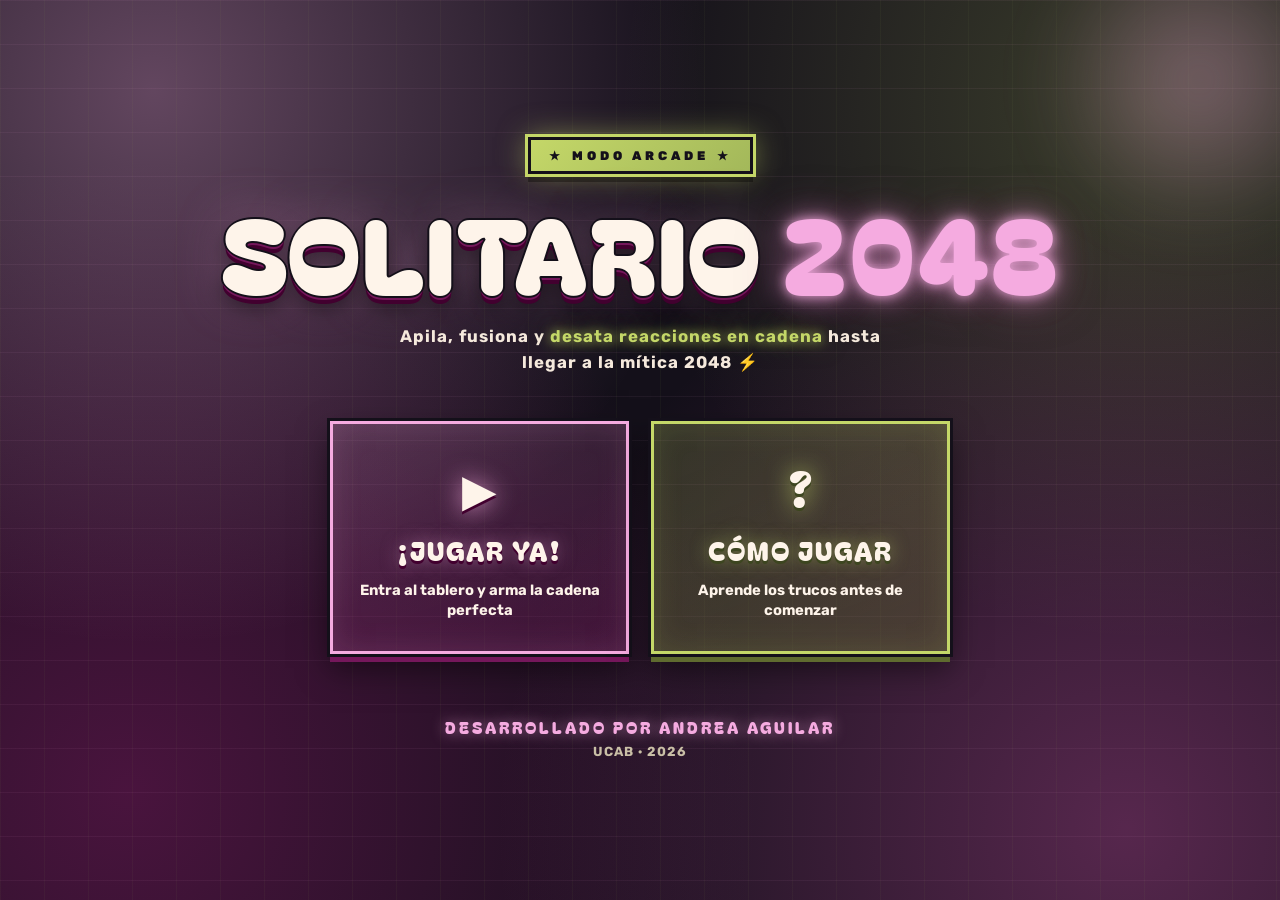
<file: index.html>
<!DOCTYPE html>
<html lang="es">
<head>
  <meta charset="UTF-8" />
  <meta name="viewport" content="width=device-width, initial-scale=1" />
  <title>Solitario 2048 — Redirigiendo…</title>
  <meta http-equiv="refresh" content="0; url=inicio.html" />
  <link rel="icon" href="favicon.ico" />
  <script>
    window.location.replace('inicio.html');
  </script>
</head>
<body>
  <p>Redirigiendo a <a href="inicio.html">página de inicio</a>…</p>
</body>
</html>
</file>
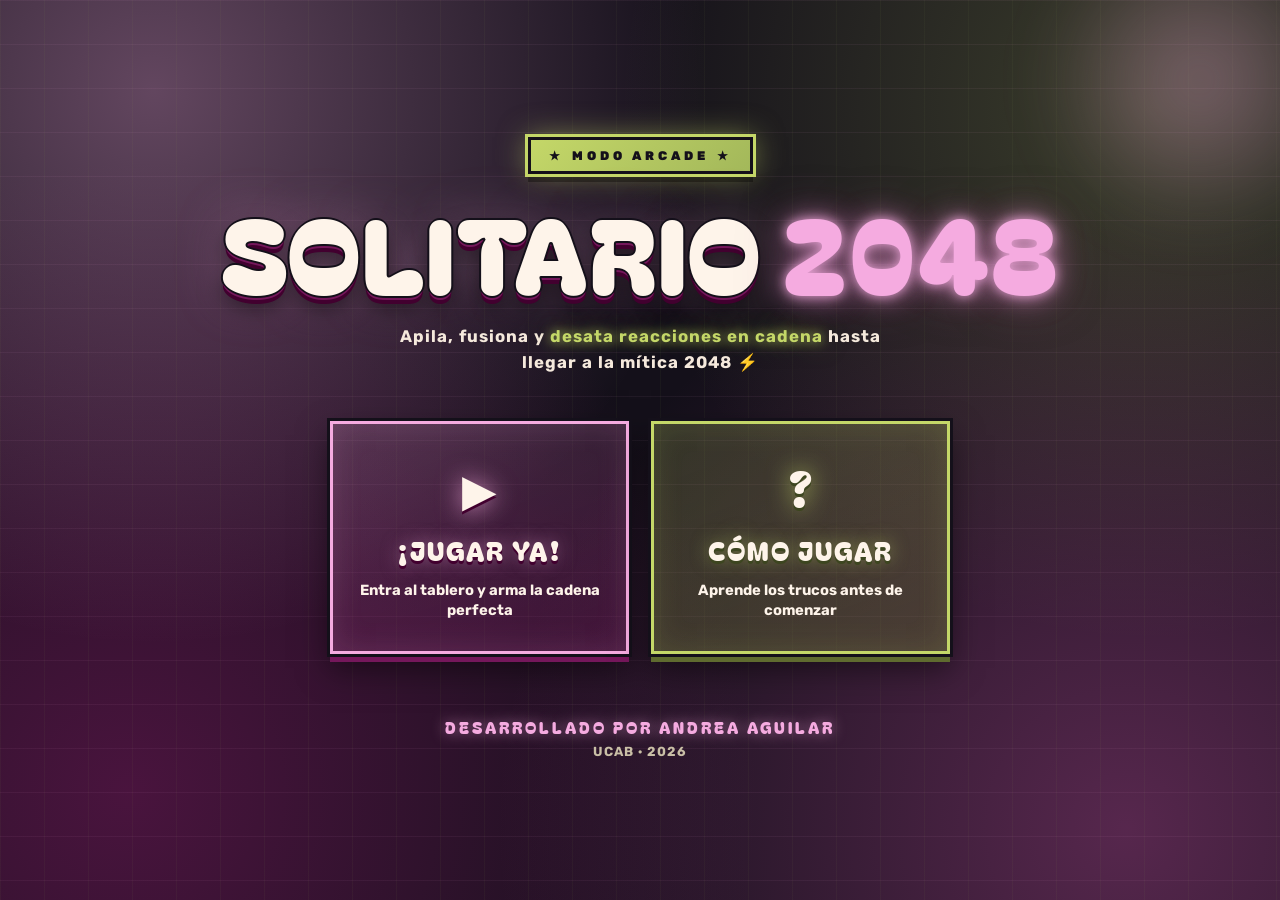
<file: inicio.html>
<!DOCTYPE html>
<html lang="es">
<head>
  <meta charset="UTF-8" />
  <meta name="viewport" content="width=device-width, initial-scale=1.0" />
  <title>Solitario 2048 - Inicio</title>
  <link rel="stylesheet" href="css/estilos.css" />
</head>
<body class="pagina-inicio">
  <main class="contenedor-inicio">
    <span class="badge-arcade">Modo Arcade</span>
    <h1 class="titulo-principal">Solitario <span class="acento">2048</span></h1>
    <p class="subtitulo">Apila, fusiona y <span class="acento-oliva">desata reacciones en cadena</span> hasta llegar a la mítica 2048 ⚡</p>

    <div class="tarjetas-menu">
      <a href="juego.html" class="tarjeta-menu tarjeta-jugar">
        <span class="tarjeta-icono">▶</span>
        <span class="tarjeta-titulo">¡Jugar ya!</span>
        <span class="tarjeta-desc">Entra al tablero y arma la cadena perfecta</span>
      </a>
      <a href="instrucciones.html" class="tarjeta-menu tarjeta-info">
        <span class="tarjeta-icono">?</span>
        <span class="tarjeta-titulo">Cómo jugar</span>
        <span class="tarjeta-desc">Aprende los trucos antes de comenzar</span>
      </a>
    </div>

    <footer class="pie-inicio">
      <p class="autora">Desarrollado por Andrea Aguilar</p>
      <p>UCAB &middot; 2026</p>
    </footer>
  </main>
</body>
</html>
</file>
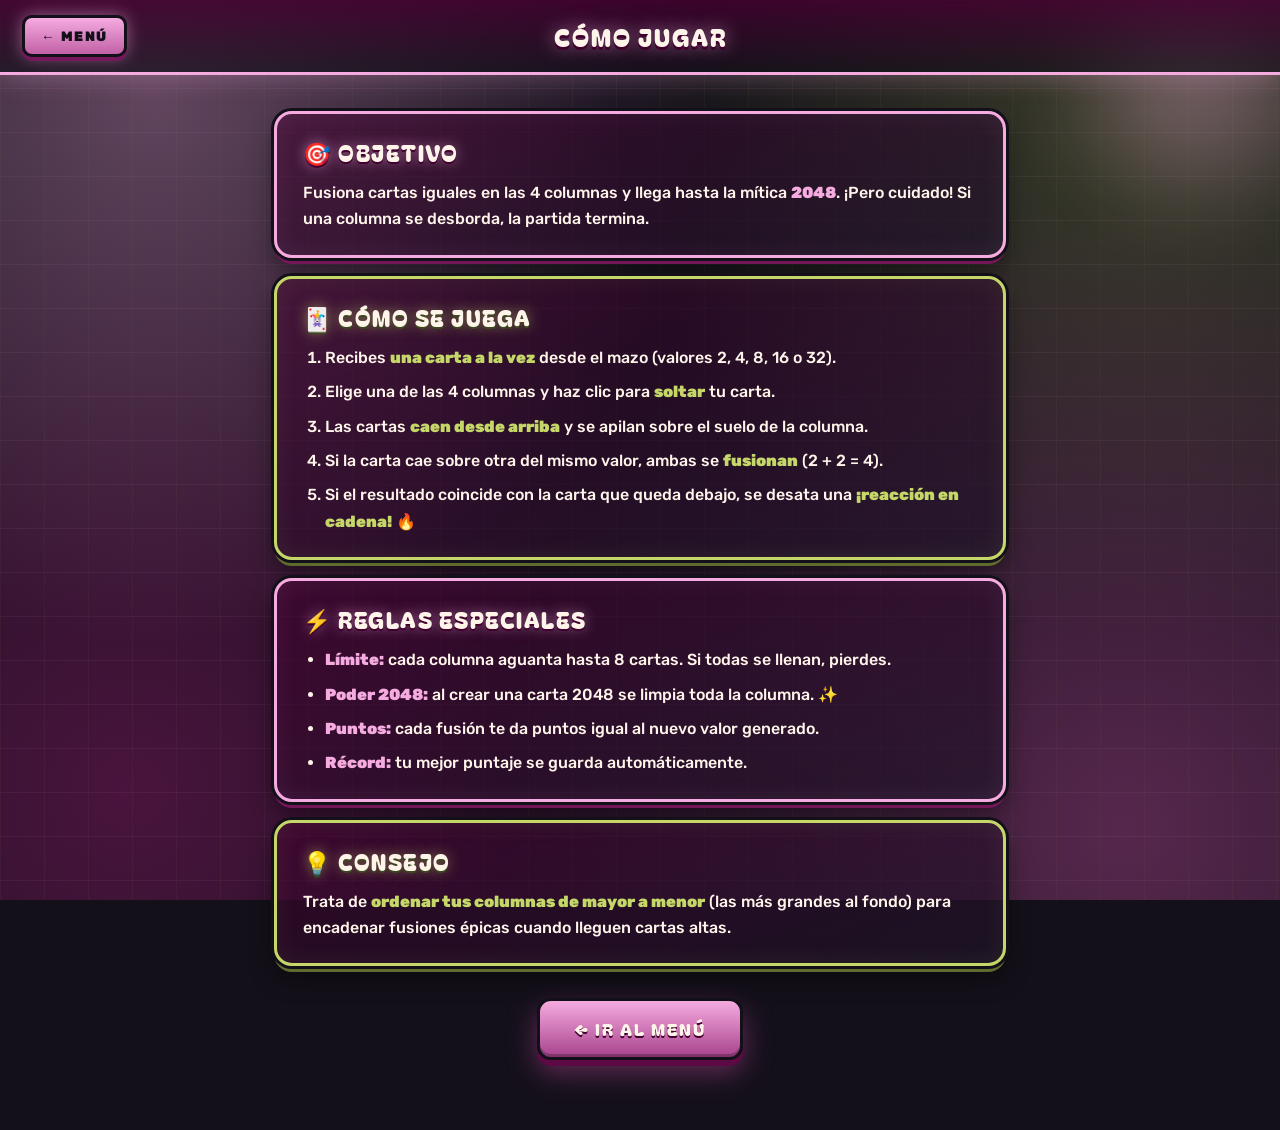
<file: instrucciones.html>
<!DOCTYPE html>
<html lang="es">
<head>
  <meta charset="UTF-8" />
  <meta name="viewport" content="width=device-width, initial-scale=1.0" />
  <title>Solitario 2048 - Cómo jugar</title>
  <link rel="stylesheet" href="css/estilos.css" />
</head>
<body class="pagina-instrucciones">
  <header class="barra-superior">
    <a href="#" id="botonVolver" class="boton-volver">← Volver</a>
    <h1 class="logo-juego">Cómo jugar</h1>
    <span class="barra-superior-espaciador"></span>
  </header>

  <main class="contenedor-instrucciones">
    <section class="bloque-instruccion">
      <h2>🎯 Objetivo</h2>
      <p>Fusiona cartas iguales en las 4 columnas y llega hasta la mítica <strong>2048</strong>. ¡Pero cuidado! Si una columna se desborda, la partida termina.</p>
    </section>

    <section class="bloque-instruccion">
      <h2>🃏 Cómo se juega</h2>
      <ol>
        <li>Recibes <strong>una carta a la vez</strong> desde el mazo (valores 2, 4, 8, 16 o 32).</li>
        <li>Elige una de las 4 columnas y haz clic para <strong>soltar</strong> tu carta.</li>
        <li>Las cartas <strong>caen desde arriba</strong> y se apilan sobre el suelo de la columna.</li>
        <li>Si la carta cae sobre otra del mismo valor, ambas se <strong>fusionan</strong> (2 + 2 = 4).</li>
        <li>Si el resultado coincide con la carta que queda debajo, se desata una <strong>¡reacción en cadena!</strong> 🔥</li>
      </ol>
    </section>

    <section class="bloque-instruccion">
      <h2>⚡ Reglas especiales</h2>
      <ul>
        <li><strong>Límite:</strong> cada columna aguanta hasta 8 cartas. Si todas se llenan, pierdes.</li>
        <li><strong>Poder 2048:</strong> al crear una carta 2048 se limpia toda la columna. ✨</li>
        <li><strong>Puntos:</strong> cada fusión te da puntos igual al nuevo valor generado.</li>
        <li><strong>Récord:</strong> tu mejor puntaje se guarda automáticamente.</li>
      </ul>
    </section>

    <section class="bloque-instruccion">
      <h2>💡 Consejo</h2>
      <p>Trata de <strong>ordenar tus columnas de mayor a menor</strong> (las más grandes al fondo) para encadenar fusiones épicas cuando lleguen cartas altas.</p>
    </section>

    <div class="acciones-instrucciones">
      <button class="boton-primario" id="botonRegresar">← Regresar</button>
    </div>
  </main>

  <script>
    (function () {
      const params = new URLSearchParams(window.location.search);
      const desdeJuego = params.get("desde") === "juego";
      // El estado del juego se guarda en localStorage, así que /juego.html
      // siempre restaura la partida al entrar.
      const destino = desdeJuego ? "juego.html" : "inicio.html";

      const btnTop = document.getElementById("botonVolver");
      const btnBottom = document.getElementById("botonRegresar");

      function volver(e) {
        e.preventDefault();
        window.location.href = destino;
      }

      btnTop.textContent = desdeJuego ? "← Volver al juego" : "← Menú";
      btnBottom.textContent = desdeJuego ? "← Volver al juego" : "← Ir al menú";

      btnTop.addEventListener("click", volver);
      btnBottom.addEventListener("click", volver);
    })();
  </script>
</body>
</html>
</file>
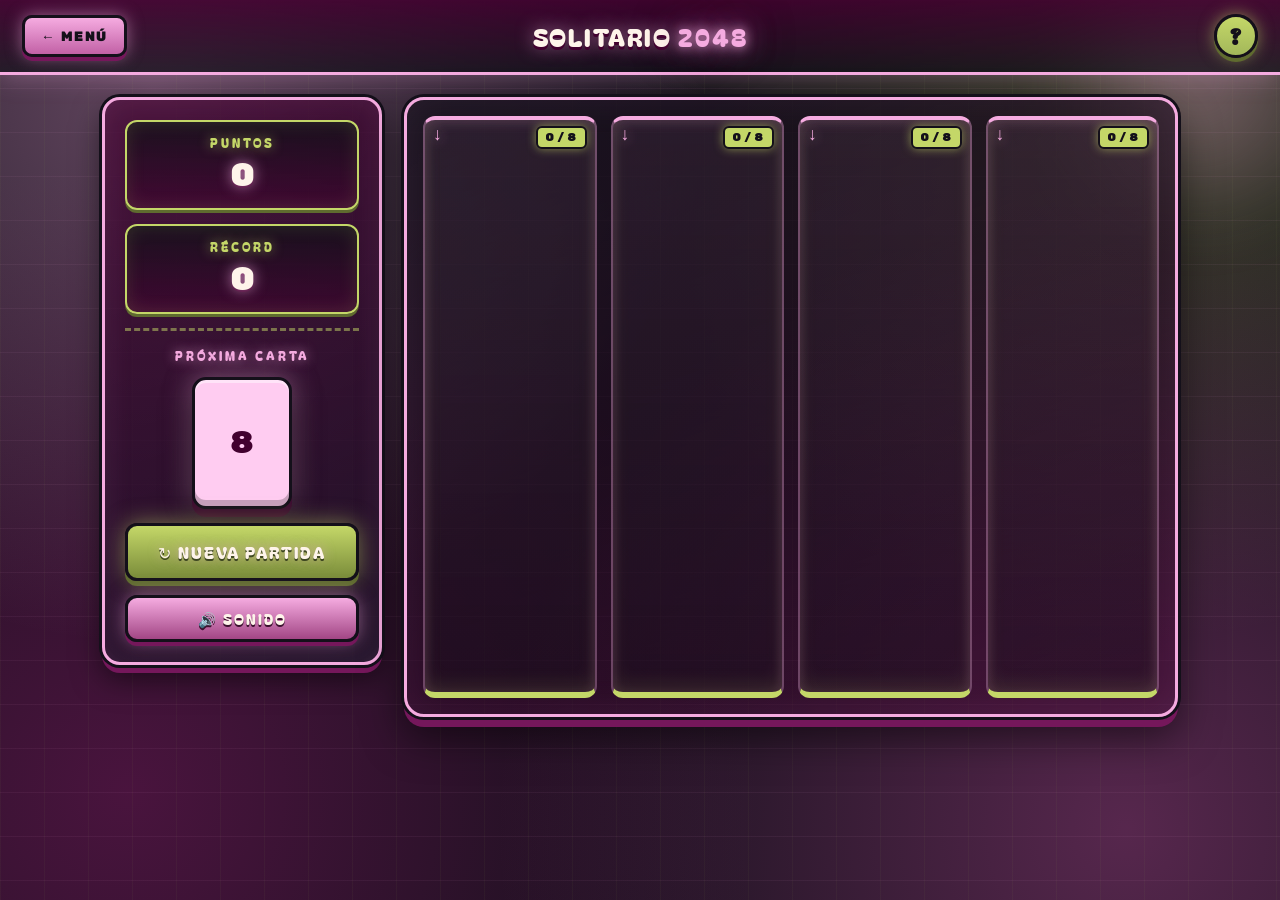
<file: juego.html>
<!DOCTYPE html>
<html lang="es">
<head>
  <meta charset="UTF-8" />
  <meta name="viewport" content="width=device-width, initial-scale=1.0" />
  <title>Solitario 2048 - Jugar</title>
  <link rel="stylesheet" href="css/estilos.css" />
  <link rel="stylesheet" href="css/juego.css" />
</head>
<body class="pagina-juego">
  <header class="barra-superior">
    <a href="inicio.html" class="boton-volver">← Menú</a>
    <h1 class="logo-juego">Solitario <span class="acento">2048</span></h1>
    <a href="instrucciones.html?desde=juego" class="boton-ayuda" title="Cómo jugar">?</a>
  </header>

  <main class="contenedor-juego">
    <section class="panel-info">
      <div class="marcador">
        <span class="marcador-etiqueta">Puntos</span>
        <span class="marcador-valor" id="puntos">0</span>
      </div>
      <div class="marcador">
        <span class="marcador-etiqueta">Récord</span>
        <span class="marcador-valor" id="mejor">0</span>
      </div>
      <div class="mazo">
        <span class="marcador-etiqueta">Próxima carta</span>
        <div class="carta-mazo" id="cartaActual">2</div>
      </div>
      <button class="boton-reiniciar" id="botonReiniciar">↻ Nueva partida</button>
      <button class="boton-sonido" id="botonSonido" aria-pressed="true" title="Activar o silenciar sonidos">🔊 Sonido</button>
    </section>

    <section class="zona-juego" id="zonaJuego">
      <!-- Las 4 columnas se generan por JS -->
    </section>
  </main>

  <div class="modal-overlay oculto" id="modalFin">
    <div class="modal">
      <h2 id="modalTitulo">¡Fin de la partida!</h2>
      <p id="modalMensaje">Tus columnas se desbordaron.</p>
      <p class="modal-puntos">Puntaje final: <span id="modalPuntos">0</span></p>
      <button class="boton-reiniciar" id="botonModalReiniciar">↻ Jugar otra vez</button>
    </div>
  </div>

  <script src="js/juego.js"></script>
</body>
</html>
</file>
<file: css/estilos.css>
/* Estilos globales - Solitario 2048
 * Estética: arcade neón, magenta + verde oliva, tipografías chunky.
 * Fuentes: Bagel Fat One (títulos), Rubik (cuerpo), Rubik Mono One (números).
 */
@import url("https://fonts.googleapis.com/css2?family=Bagel+Fat+One&family=Rubik:wght@500;700;900&family=Rubik+Mono+One&display=swap");

* {
  box-sizing: border-box;
  margin: 0;
  padding: 0;
}

html, body {
  min-height: 100%;
  font-family: "Rubik", "Segoe UI", sans-serif;
  font-weight: 500;
  color: #fef4ea;
}

body {
  /* Fondo sólido oscuro con halos magenta + oliva. Sin blanco -> no se ve "sucio". */
  background-color: #14101a;
  background-image:
    radial-gradient(circle at 12% 10%, rgba(245, 171, 224, 0.35) 0%, transparent 40%),
    radial-gradient(circle at 88% 92%, rgba(168, 67, 140, 0.45) 0%, transparent 45%),
    radial-gradient(circle at 90% 12%, rgba(163, 184, 90, 0.28) 0%, transparent 38%),
    radial-gradient(circle at 10% 88%, rgba(117, 23, 91, 0.55) 0%, transparent 45%);
  background-attachment: fixed;
  background-size: cover;
  min-height: 100vh;
  position: relative;
  overflow-x: hidden;
}

/* Rejilla neón sutil sobre el fondo */
body::before {
  content: "";
  position: fixed;
  inset: 0;
  pointer-events: none;
  background-image:
    linear-gradient(rgba(245, 171, 224, 0.06) 1px, transparent 1px),
    linear-gradient(90deg, rgba(163, 184, 90, 0.05) 1px, transparent 1px);
  background-size: 44px 44px;
  z-index: 0;
}

/* Manchas neón flotantes decorativas */
body::after {
  content: "";
  position: fixed;
  top: -80px;
  right: -80px;
  width: 320px;
  height: 320px;
  border-radius: 50%;
  background: radial-gradient(circle, rgba(245, 171, 224, 0.35), transparent 70%);
  filter: blur(30px);
  pointer-events: none;
  animation: flotar 9s ease-in-out infinite;
  z-index: 0;
}

body > * { position: relative; z-index: 1; }

@keyframes flotar {
  0%, 100% { transform: translate(0, 0) scale(1); }
  50%      { transform: translate(-40px, 30px) scale(1.15); }
}

a { color: inherit; text-decoration: none; }

.acento {
  color: #f5abe0;
  text-shadow:
    0 0 12px rgba(245, 171, 224, 0.9),
    0 0 28px rgba(245, 171, 224, 0.55),
    0 0 48px rgba(168, 67, 140, 0.5);
}

.acento-oliva {
  color: #c4d768;
  text-shadow:
    0 0 12px rgba(196, 215, 104, 0.85),
    0 0 26px rgba(163, 184, 90, 0.5);
}

/* ---------- Página de inicio ---------- */
.contenedor-inicio {
  min-height: 100vh;
  display: flex;
  flex-direction: column;
  align-items: center;
  justify-content: center;
  padding: 40px 20px;
  text-align: center;
  gap: 6px;
}

.badge-arcade {
  display: inline-flex;
  align-items: center;
  gap: 8px;
  font-family: "Rubik", sans-serif;
  font-weight: 900;
  letter-spacing: 4px;
  font-size: 0.78rem;
  text-transform: uppercase;
  padding: 8px 18px;
  color: #14101a;
  background: linear-gradient(135deg, #c4d768, #a3b85a);
  border: 3px solid #14101a;
  box-shadow:
    0 0 0 3px #c4d768,
    0 8px 0 rgba(0, 0, 0, 0.35),
    0 0 30px rgba(196, 215, 104, 0.55);
  animation: rebotar 2.4s ease-in-out infinite;
  margin-bottom: 22px;
}

.badge-arcade::before,
.badge-arcade::after { content: "★"; }

@keyframes rebotar {
  0%, 100% { transform: translateY(0) rotate(-1.5deg); }
  50%      { transform: translateY(-6px) rotate(1.5deg); }
}

.titulo-principal {
  font-family: "Bagel Fat One", "Arial Black", sans-serif;
  font-weight: 400;
  font-size: clamp(3.4rem, 10vw, 6.5rem);
  letter-spacing: 2px;
  text-transform: uppercase;
  line-height: 0.95;
  color: #fef4ea;
  text-shadow:
    -2px 0 0 #14101a,
    2px 0 0 #14101a,
    0 -2px 0 #14101a,
    0 2px 0 #14101a,
    0 4px 0 #75175b,
    0 8px 0 #42002f,
    0 12px 24px rgba(0, 0, 0, 0.6),
    0 0 50px rgba(245, 171, 224, 0.35);
  animation: entradaTitulo 0.9s cubic-bezier(0.34, 1.56, 0.64, 1);
}

@keyframes entradaTitulo {
  0%   { transform: scale(0.4) rotate(-8deg); opacity: 0; }
  100% { transform: scale(1) rotate(0); opacity: 1; }
}

.subtitulo {
  margin-top: 18px;
  font-size: 1.05rem;
  color: #f5e9dc;
  letter-spacing: 1px;
  font-weight: 700;
  max-width: 500px;
  line-height: 1.5;
  animation: aparecerSub 1s ease-out 0.3s both;
}

@keyframes aparecerSub {
  from { opacity: 0; transform: translateY(12px); }
  to   { opacity: 1; transform: translateY(0); }
}

.tarjetas-menu {
  margin-top: 40px;
  display: grid;
  grid-template-columns: repeat(auto-fit, minmax(240px, 1fr));
  gap: 22px;
  width: 100%;
  max-width: 620px;
  animation: aparecerSub 1s ease-out 0.5s both;
}

.tarjeta-menu {
  position: relative;
  background: linear-gradient(160deg, rgba(245, 171, 224, 0.15), rgba(117, 23, 91, 0.35));
  border: 3px solid #f5abe0;
  padding: 30px 22px;
  display: flex;
  flex-direction: column;
  align-items: center;
  gap: 12px;
  cursor: pointer;
  transition: transform 0.2s ease, box-shadow 0.2s ease, background 0.2s ease;
  box-shadow:
    0 0 0 3px #14101a,
    0 8px 0 #75175b,
    0 14px 30px rgba(0, 0, 0, 0.5),
    inset 0 0 30px rgba(245, 171, 224, 0.15);
  overflow: hidden;
}

.tarjeta-menu.tarjeta-info {
  border-color: #c4d768;
  background: linear-gradient(160deg, rgba(196, 215, 104, 0.18), rgba(95, 107, 47, 0.4));
  box-shadow:
    0 0 0 3px #14101a,
    0 8px 0 #5f6b2f,
    0 14px 30px rgba(0, 0, 0, 0.5),
    inset 0 0 30px rgba(196, 215, 104, 0.15);
}

.tarjeta-menu::after {
  content: "";
  position: absolute;
  top: -50%;
  left: -60%;
  width: 40%;
  height: 200%;
  background: linear-gradient(120deg, transparent, rgba(255, 255, 255, 0.25), transparent);
  transform: skewX(-20deg);
  transition: left 0.6s ease;
}

.tarjeta-menu:hover {
  transform: translateY(-6px) scale(1.03);
  box-shadow:
    0 0 0 3px #14101a,
    0 14px 0 #75175b,
    0 22px 40px rgba(245, 171, 224, 0.4),
    inset 0 0 30px rgba(245, 171, 224, 0.3);
}

.tarjeta-menu.tarjeta-info:hover {
  box-shadow:
    0 0 0 3px #14101a,
    0 14px 0 #5f6b2f,
    0 22px 40px rgba(196, 215, 104, 0.4),
    inset 0 0 30px rgba(196, 215, 104, 0.3);
}

.tarjeta-menu:hover::after { left: 130%; }

.tarjeta-icono {
  font-family: "Bagel Fat One", sans-serif;
  font-size: 2.8rem;
  color: #fef4ea;
  filter: drop-shadow(0 3px 0 #42002f) drop-shadow(0 0 12px rgba(245, 171, 224, 0.7));
  animation: latido 1.8s ease-in-out infinite;
}

.tarjeta-menu.tarjeta-info .tarjeta-icono {
  filter: drop-shadow(0 3px 0 #3d4620) drop-shadow(0 0 12px rgba(196, 215, 104, 0.7));
}

@keyframes latido {
  0%, 100% { transform: scale(1); }
  50%      { transform: scale(1.15); }
}

.tarjeta-titulo {
  font-family: "Bagel Fat One", sans-serif;
  font-weight: 400;
  font-size: 1.6rem;
  letter-spacing: 2px;
  text-transform: uppercase;
  color: #fef4ea;
  text-shadow: 0 3px 0 #42002f, 0 0 18px rgba(245, 171, 224, 0.5);
}

.tarjeta-menu.tarjeta-info .tarjeta-titulo {
  text-shadow: 0 3px 0 #3d4620, 0 0 18px rgba(196, 215, 104, 0.5);
}

.tarjeta-desc {
  font-size: 0.92rem;
  color: #fef4ea;
  font-weight: 700;
  line-height: 1.4;
}

.pie-inicio {
  margin-top: 54px;
  font-size: 0.82rem;
  color: #c9bfa6;
  text-align: center;
  line-height: 1.7;
  letter-spacing: 1px;
  font-weight: 700;
  animation: aparecerSub 1s ease-out 0.7s both;
}

.pie-inicio .autora {
  font-family: "Bagel Fat One", sans-serif;
  color: #f5abe0;
  font-weight: 400;
  font-size: 1rem;
  letter-spacing: 3px;
  text-transform: uppercase;
  text-shadow: 0 0 14px rgba(245, 171, 224, 0.6);
}

/* ---------- Barra superior compartida ---------- */
.barra-superior {
  display: grid;
  grid-template-columns: 1fr auto 1fr;
  align-items: center;
  padding: 14px 22px;
  background: linear-gradient(180deg, rgba(66, 0, 47, 0.85), rgba(20, 16, 26, 0.7));
  border-bottom: 3px solid #f5abe0;
  box-shadow: 0 0 24px rgba(245, 171, 224, 0.35);
  backdrop-filter: blur(8px);
}

.barra-superior > .boton-volver { justify-self: start; }
.barra-superior > .logo-juego { justify-self: center; text-align: center; }
.barra-superior > .boton-ayuda,
.barra-superior > .barra-superior-espaciador { justify-self: end; }
.barra-superior-espaciador { display: inline-block; width: 44px; height: 44px; }

.logo-juego {
  font-family: "Bagel Fat One", sans-serif;
  font-weight: 400;
  font-size: 1.5rem;
  letter-spacing: 2px;
  text-transform: uppercase;
  color: #fef4ea;
  text-shadow: 0 3px 0 #42002f, 0 0 18px rgba(245, 171, 224, 0.6);
}

.boton-volver,
.boton-ayuda {
  background: linear-gradient(180deg, #f5abe0, #c261a6);
  border: 3px solid #14101a;
  color: #14101a;
  padding: 10px 16px;
  font-family: "Rubik", sans-serif;
  font-size: 0.85rem;
  font-weight: 900;
  letter-spacing: 1.5px;
  text-transform: uppercase;
  cursor: pointer;
  transition: transform 0.15s ease, box-shadow 0.15s ease;
  box-shadow: 0 4px 0 #75175b, 0 0 16px rgba(245, 171, 224, 0.5);
  border-radius: 10px;
}

.boton-ayuda {
  width: 44px;
  height: 44px;
  padding: 0;
  display: flex;
  align-items: center;
  justify-content: center;
  font-family: "Bagel Fat One", sans-serif;
  font-size: 1.3rem;
  border-radius: 50%;
  background: linear-gradient(180deg, #c4d768, #a3b85a);
  box-shadow: 0 4px 0 #5f6b2f, 0 0 16px rgba(196, 215, 104, 0.55);
  animation: latido 2.4s ease-in-out infinite;
}

.boton-volver:hover,
.boton-ayuda:hover {
  transform: translateY(-2px);
  box-shadow: 0 6px 0 #75175b, 0 0 22px rgba(245, 171, 224, 0.75);
}

.boton-ayuda:hover {
  box-shadow: 0 6px 0 #5f6b2f, 0 0 22px rgba(196, 215, 104, 0.85);
}

.boton-volver:active,
.boton-ayuda:active {
  transform: translateY(2px);
  box-shadow: 0 1px 0 #75175b;
}

/* ---------- Instrucciones ---------- */
.contenedor-instrucciones {
  max-width: 780px;
  margin: 0 auto;
  padding: 36px 24px 70px;
  display: flex;
  flex-direction: column;
  gap: 18px;
}

.bloque-instruccion {
  background: linear-gradient(160deg, rgba(66, 0, 47, 0.55), rgba(30, 20, 40, 0.7));
  border: 3px solid #f5abe0;
  border-radius: 18px;
  padding: 22px 26px;
  box-shadow:
    0 0 0 3px #14101a,
    0 6px 0 #75175b,
    0 12px 24px rgba(0, 0, 0, 0.45),
    inset 0 0 24px rgba(245, 171, 224, 0.08);
  animation: aparecerSub 0.6s ease-out both;
}

.bloque-instruccion:nth-child(2) { animation-delay: 0.05s; border-color: #c4d768; box-shadow: 0 0 0 3px #14101a, 0 6px 0 #5f6b2f, 0 12px 24px rgba(0,0,0,0.45), inset 0 0 24px rgba(196, 215, 104, 0.08); }
.bloque-instruccion:nth-child(3) { animation-delay: 0.12s; }
.bloque-instruccion:nth-child(4) { animation-delay: 0.19s; border-color: #c4d768; box-shadow: 0 0 0 3px #14101a, 0 6px 0 #5f6b2f, 0 12px 24px rgba(0,0,0,0.45), inset 0 0 24px rgba(196, 215, 104, 0.08); }

.bloque-instruccion h2 {
  font-family: "Bagel Fat One", sans-serif;
  font-weight: 400;
  color: #fef4ea;
  margin-bottom: 12px;
  font-size: 1.4rem;
  letter-spacing: 1.5px;
  text-transform: uppercase;
  text-shadow: 0 2px 0 #42002f, 0 0 14px rgba(245, 171, 224, 0.55);
}

.bloque-instruccion:nth-child(2) h2,
.bloque-instruccion:nth-child(4) h2 {
  text-shadow: 0 2px 0 #3d4620, 0 0 14px rgba(196, 215, 104, 0.55);
}

.bloque-instruccion p,
.bloque-instruccion li {
  color: #fef4ea;
  line-height: 1.65;
  font-size: 1rem;
  font-weight: 500;
}

.bloque-instruccion strong { color: #f5abe0; font-weight: 900; }
.bloque-instruccion:nth-child(2) strong,
.bloque-instruccion:nth-child(4) strong { color: #c4d768; }

.bloque-instruccion ol,
.bloque-instruccion ul {
  padding-left: 22px;
  display: flex;
  flex-direction: column;
  gap: 8px;
}

.acciones-instrucciones {
  display: flex;
  justify-content: center;
  margin-top: 14px;
}

.boton-primario {
  background: linear-gradient(180deg, #f5abe0, #a8438c);
  color: #fef4ea;
  padding: 16px 34px;
  font-family: "Bagel Fat One", sans-serif;
  font-weight: 400;
  font-size: 1.05rem;
  letter-spacing: 2px;
  text-transform: uppercase;
  border: 3px solid #14101a;
  border-radius: 14px;
  cursor: pointer;
  box-shadow:
    0 6px 0 #5c0944,
    0 12px 28px rgba(168, 67, 140, 0.55),
    inset 0 -3px 0 rgba(0, 0, 0, 0.25);
  text-shadow: 0 2px 0 #42002f;
  transition: transform 0.15s ease, box-shadow 0.15s ease;
}

.boton-primario:hover {
  transform: translateY(-3px);
  box-shadow:
    0 9px 0 #5c0944,
    0 16px 32px rgba(245, 171, 224, 0.7),
    inset 0 -3px 0 rgba(0, 0, 0, 0.25);
}

.boton-primario:active {
  transform: translateY(3px);
  box-shadow: 0 2px 0 #5c0944, inset 0 -3px 0 rgba(0, 0, 0, 0.25);
}
</file>
<file: css/juego.css>
/* Estilos específicos del juego - neón magenta + oliva, arcade chunky */

.contenedor-juego {
  display: grid;
  grid-template-columns: 280px 1fr;
  gap: 22px;
  max-width: 1120px;
  margin: 0 auto;
  padding: 22px;
  animation: aparecerJuego 0.5s ease-out;
}

@keyframes aparecerJuego {
  from { opacity: 0; transform: translateY(10px); }
  to   { opacity: 1; transform: translateY(0); }
}

@media (max-width: 780px) {
  .contenedor-juego { grid-template-columns: 1fr; }
}

/* Panel lateral */
.panel-info {
  display: flex;
  flex-direction: column;
  gap: 14px;
  background: linear-gradient(160deg, rgba(66, 0, 47, 0.7), rgba(30, 20, 40, 0.85));
  border: 3px solid #f5abe0;
  border-radius: 18px;
  padding: 20px;
  height: fit-content;
  box-shadow:
    0 0 0 3px #14101a,
    0 8px 0 #75175b,
    0 14px 30px rgba(0, 0, 0, 0.55),
    inset 0 0 30px rgba(245, 171, 224, 0.1);
}

.marcador {
  display: flex;
  flex-direction: column;
  align-items: center;
  gap: 4px;
  background: linear-gradient(180deg, rgba(20, 16, 26, 0.85), rgba(66, 0, 47, 0.55));
  border: 2.5px solid #c4d768;
  border-radius: 12px;
  padding: 12px 14px;
  box-shadow: inset 0 0 18px rgba(196, 215, 104, 0.15), 0 3px 0 #5f6b2f;
}

.marcador-etiqueta {
  font-family: "Bagel Fat One", sans-serif;
  font-weight: 400;
  font-size: 0.78rem;
  text-transform: uppercase;
  letter-spacing: 3px;
  color: #c4d768;
  text-shadow: 0 0 12px rgba(196, 215, 104, 0.6);
}

.marcador-valor {
  font-family: "Rubik Mono One", "JetBrains Mono", monospace;
  font-size: 2rem;
  color: #fef4ea;
  text-shadow: 0 0 14px rgba(245, 171, 224, 0.7), 0 2px 0 #42002f;
}

.mazo {
  display: flex;
  flex-direction: column;
  align-items: center;
  gap: 12px;
  padding-top: 16px;
  border-top: 3px dashed rgba(196, 215, 104, 0.5);
}

.mazo .marcador-etiqueta { color: #f5abe0; text-shadow: 0 0 12px rgba(245, 171, 224, 0.7); }

.carta-mazo {
  width: 100px;
  height: 132px;
  display: flex;
  align-items: center;
  justify-content: center;
  font-family: "Rubik Mono One", monospace;
  font-size: 1.9rem;
  color: #42002f;
  box-shadow:
    inset 0 -6px 0 rgba(0, 0, 0, 0.22),
    inset 0 3px 0 rgba(255, 255, 255, 0.45),
    0 8px 0 rgba(66, 0, 47, 0.55),
    0 14px 30px rgba(0, 0, 0, 0.6),
    0 0 26px rgba(245, 171, 224, 0.5);
  border: 3px solid #14101a;
  border-radius: 14px;
  animation: latidoMazo 2s ease-in-out infinite;
}

@keyframes latidoMazo {
  0%, 100% { transform: translateY(0) rotate(-2deg); }
  50%      { transform: translateY(-4px) rotate(2deg); }
}

.boton-reiniciar {
  background: linear-gradient(180deg, #c4d768, #7a8c3a);
  color: #fef4ea;
  border: 3px solid #14101a;
  padding: 14px;
  font-family: "Bagel Fat One", sans-serif;
  font-weight: 400;
  font-size: 1rem;
  letter-spacing: 2px;
  text-transform: uppercase;
  cursor: pointer;
  border-radius: 12px;
  box-shadow: 0 5px 0 #5f6b2f, 0 0 22px rgba(196, 215, 104, 0.5);
  transition: transform 0.15s ease, box-shadow 0.15s ease;
  text-shadow: 0 2px 0 #3d4620, 0 0 12px rgba(245, 171, 224, 0.5);
}

.boton-reiniciar:hover {
  transform: translateY(-2px);
  box-shadow: 0 8px 0 #5f6b2f, 0 0 28px rgba(196, 215, 104, 0.75);
}

.boton-reiniciar:active { transform: translateY(3px); box-shadow: 0 2px 0 #5f6b2f; }

.boton-sonido {
  background: linear-gradient(180deg, #f5abe0, #a24685);
  color: #fef4ea;
  border: 3px solid #14101a;
  padding: 10px 12px;
  font-family: "Bagel Fat One", sans-serif;
  font-size: 0.9rem;
  letter-spacing: 2px;
  text-transform: uppercase;
  cursor: pointer;
  border-radius: 12px;
  box-shadow: 0 4px 0 #75175b, 0 0 18px rgba(245, 171, 224, 0.5);
  transition: transform 0.15s ease, box-shadow 0.15s ease, filter 0.15s ease;
  text-shadow: 0 2px 0 #3d1230;
}
.boton-sonido:hover { transform: translateY(-2px); box-shadow: 0 6px 0 #75175b, 0 0 24px rgba(245, 171, 224, 0.75); }
.boton-sonido:active { transform: translateY(2px); box-shadow: 0 2px 0 #75175b; }
.boton-sonido.silenciado {
  filter: grayscale(0.7);
  background: linear-gradient(180deg, #6a5a66, #3a2f38);
  box-shadow: 0 4px 0 #201820;
}

/* Zona de columnas */
.zona-juego {
  display: grid;
  grid-template-columns: repeat(4, 1fr);
  gap: 14px;
  background: linear-gradient(160deg, rgba(20, 16, 26, 0.85), rgba(66, 0, 47, 0.4));
  border: 3px solid #f5abe0;
  border-radius: 20px;
  padding: 16px;
  height: 620px;
  box-shadow:
    0 0 0 3px #14101a,
    0 10px 0 #75175b,
    0 20px 40px rgba(0, 0, 0, 0.55),
    inset 0 0 40px rgba(245, 171, 224, 0.08);
}

/* Columna: cartas entran por arriba, se apilan hacia abajo. */
.columna {
  display: flex;
  flex-direction: column;
  justify-content: flex-start;
  align-items: center;
  gap: 6px;
  background:
    linear-gradient(to bottom, rgba(245, 171, 224, 0.08), rgba(20, 16, 26, 0.4));
  border: 2.5px solid rgba(245, 171, 224, 0.35);
  border-top: 4px solid #f5abe0;
  border-bottom: 6px solid #c4d768;
  border-radius: 12px;
  padding: 28px 8px 12px;
  cursor: pointer;
  transition: background 0.15s ease, border-color 0.15s ease, transform 0.15s ease;
  height: 100%;
  position: relative;
  overflow: hidden;
  box-shadow:
    inset 0 4px 12px rgba(245, 171, 224, 0.15),
    inset 0 -8px 18px rgba(196, 215, 104, 0.12);
}

.columna:hover {
  background: linear-gradient(to bottom, rgba(245, 171, 224, 0.18), rgba(20, 16, 26, 0.4));
  border-color: #f5abe0;
  transform: translateY(-2px);
}

.columna.peligro {
  border-color: #db84c2;
  border-bottom-color: #ff6b9d;
  background: linear-gradient(to bottom, rgba(245, 171, 224, 0.1), rgba(219, 132, 194, 0.35));
  animation: parpadeoPeligro 0.9s ease-in-out infinite;
}

@keyframes parpadeoPeligro {
  0%, 100% { box-shadow: inset 0 -40px 50px -10px rgba(219, 132, 194, 0.3), 0 0 20px rgba(219, 132, 194, 0.5); }
  50%      { box-shadow: inset 0 -40px 50px -10px rgba(255, 107, 157, 0.75), 0 0 40px rgba(255, 107, 157, 0.85); }
}

/* Shake cuando intentas soltar en columna llena */
.columna.shake {
  animation: shake 0.4s cubic-bezier(0.36, 0.07, 0.19, 0.97);
}

@keyframes shake {
  10%, 90% { transform: translateX(-3px); }
  20%, 80% { transform: translateX(5px); }
  30%, 50%, 70% { transform: translateX(-7px); }
  40%, 60% { transform: translateX(7px); }
}

/* Toast "¡Columna llena!" */
.toast-llena {
  position: fixed;
  top: 50%;
  left: 50%;
  transform: translate(-50%, -50%);
  padding: 18px 34px;
  background: rgba(66, 0, 47, 0.9);
  border: 3px solid rgba(255, 107, 157, 0.9);
  color: #fef4ea;
  font-family: "Bagel Fat One", sans-serif;
  font-size: 1.4rem;
  letter-spacing: 2px;
  text-transform: uppercase;
  border-radius: 16px;
  backdrop-filter: blur(6px);
  text-shadow: 0 0 14px rgba(255, 107, 157, 0.95);
  box-shadow: 0 0 40px rgba(255, 107, 157, 0.7), 0 12px 30px rgba(0,0,0,0.55);
  pointer-events: none;
  white-space: nowrap;
  animation: toastCentro 1.4s ease-out forwards;
  z-index: 200;
}

@keyframes toastCentro {
  0%   { opacity: 0; transform: translate(-50%, -50%) scale(0.6); }
  15%  { opacity: 1; transform: translate(-50%, -50%) scale(1.05); }
  25%  { transform: translate(-50%, -50%) scale(1); }
  80%  { opacity: 1; transform: translate(-50%, -50%) scale(1); }
  100% { opacity: 0; transform: translate(-50%, -50%) scale(0.95); }
}

/* Animación cuando cambia la próxima carta del mazo */
.carta-mazo.cambio {
  animation: cambioMazo 0.55s cubic-bezier(0.34, 1.56, 0.64, 1);
}

@keyframes cambioMazo {
  0%   { transform: translateY(-40px) rotate(-14deg) scale(0.6); opacity: 0; filter: brightness(2); }
  50%  { transform: translateY(6px) rotate(6deg) scale(1.15); opacity: 1; filter: brightness(1.4); }
  100% { transform: translateY(0) rotate(-2deg) scale(1); opacity: 1; filter: brightness(1); }
}

.columna-indice {
  position: absolute;
  top: 6px;
  right: 8px;
  font-family: "Rubik Mono One", monospace;
  font-size: 0.7rem;
  letter-spacing: 1px;
  color: #14101a;
  background: #c4d768;
  padding: 3px 7px;
  border-radius: 6px;
  border: 2px solid #14101a;
  box-shadow: 0 0 10px rgba(196, 215, 104, 0.6);
}

.flecha-caida {
  position: absolute;
  top: 4px;
  left: 8px;
  font-size: 1.1rem;
  color: #f5abe0;
  text-shadow: 0 0 12px rgba(245, 171, 224, 0.9);
  animation: flecha 1.2s ease-in-out infinite;
}

@keyframes flecha {
  0%, 100% { transform: translateY(0); opacity: 0.6; }
  50%      { transform: translateY(6px); opacity: 1; }
}

/* Cartas dentro de columnas */
.carta {
  width: 100%;
  max-width: 118px;
  height: 58px;
  display: flex;
  align-items: center;
  justify-content: center;
  font-family: "Rubik Mono One", monospace;
  font-size: 1.4rem;
  color: #42002f;
  border: 3px solid #14101a;
  border-radius: 10px;
  box-shadow:
    inset 0 -4px 0 rgba(0, 0, 0, 0.18),
    inset 0 3px 0 rgba(255, 255, 255, 0.4),
    0 4px 0 rgba(0, 0, 0, 0.35),
    0 6px 14px rgba(0, 0, 0, 0.45);
  position: relative;
  flex-shrink: 0;
  transition: box-shadow 0.2s ease;
}

.carta.nueva { animation: entradaArriba 0.28s cubic-bezier(0.34, 1.56, 0.64, 1); }
.carta.desliza { animation: desplazamiento 0.28s cubic-bezier(0.4, 0, 0.5, 1); }

/* Animación de la carta que cae encima justo antes de fusionarse */
.carta.fusion-caer {
  animation: fusionCaer 0.18s ease-in forwards, fusionLit 0.18s ease-out;
  z-index: 3;
}

/* La carta que va a recibir el impacto */
.carta.fusion-recibir {
  animation: fusionRecibir 0.18s ease-out, fusionLit 0.18s ease-out;
  z-index: 2;
}

/* Carta resultante brillando */
.carta.fusion-resultado {
  animation: fusionResultado 0.38s cubic-bezier(0.34, 1.56, 0.64, 1);
}

@keyframes entradaArriba {
  0%   { transform: translateY(-80px); opacity: 0; }
  70%  { transform: translateY(6px);   opacity: 1; }
  100% { transform: translateY(0); }
}

@keyframes desplazamiento {
  0%   { transform: translateY(-64px); }
  100% { transform: translateY(0); }
}

@keyframes fusionCaer {
  0%   { transform: translateY(0) scale(1); }
  60%  { transform: translateY(22px) scale(0.9); }
  100% { transform: translateY(30px) scale(0.7); opacity: 0.2; }
}

@keyframes fusionRecibir {
  0%   { transform: scale(1); }
  50%  { transform: scale(1.08) translateY(-3px); }
  100% { transform: scale(1); }
}

/* Ambos bloques se "encienden" mientras se fusionan */
@keyframes fusionLit {
  0%   { filter: brightness(1) saturate(1); box-shadow: 0 0 0 rgba(255,255,255,0); }
  50%  { filter: brightness(2.2) saturate(1.8);
         box-shadow: 0 0 26px 6px rgba(255, 240, 200, 0.9),
                     0 0 50px 12px rgba(245, 171, 224, 0.7); }
  100% { filter: brightness(1) saturate(1); box-shadow: 0 0 0 rgba(255,255,255,0); }
}

@keyframes fusionResultado {
  0%   { transform: scale(0.7); filter: brightness(2.5) saturate(1.8); box-shadow: 0 0 40px currentColor; }
  40%  { transform: scale(1.25); filter: brightness(1.8); }
  100% { transform: scale(1); filter: brightness(1); }
}

/* ---------- PALETA DE CARTAS (magenta) ---------- */
.carta[data-valor="2"],
.carta-mazo[data-valor="2"]    { background: #ffffff; }
.carta[data-valor="4"],
.carta-mazo[data-valor="4"]    { background: #ffe5f8; }
.carta[data-valor="8"],
.carta-mazo[data-valor="8"]    { background: #ffccf1; }
.carta[data-valor="16"],
.carta-mazo[data-valor="16"]   { background: #f5abe0; }
.carta[data-valor="32"],
.carta-mazo[data-valor="32"]   { background: #db84c2; }
.carta[data-valor="64"],
.carta-mazo[data-valor="64"]   { background: #c261a6; color: #fef4ea; }
.carta[data-valor="128"],
.carta-mazo[data-valor="128"]  { background: #a8438c; color: #fef4ea; font-size: 1.25rem; }
.carta[data-valor="256"],
.carta-mazo[data-valor="256"]  { background: #8f2b72; color: #fef4ea; font-size: 1.25rem; }
.carta[data-valor="512"],
.carta-mazo[data-valor="512"]  { background: #75175b; color: #ffe5f8; font-size: 1.2rem; }
.carta[data-valor="1024"],
.carta-mazo[data-valor="1024"] { background: #5c0944; color: #ffe5f8; font-size: 1.05rem; }
.carta[data-valor="2048"],
.carta-mazo[data-valor="2048"] {
  background: #42002f;
  color: #ffe5f8;
  font-size: 0.95rem;
  letter-spacing: 0.5px;
  white-space: nowrap;
  box-shadow:
    inset 0 -4px 0 rgba(0, 0, 0, 0.35),
    inset 0 3px 0 rgba(255, 255, 255, 0.2),
    0 0 34px rgba(245, 171, 224, 0.95),
    0 0 60px rgba(245, 171, 224, 0.6);
}

/* Modal */
.modal-overlay {
  position: fixed;
  inset: 0;
  background: rgba(20, 10, 25, 0.8);
  backdrop-filter: blur(6px);
  display: flex;
  align-items: center;
  justify-content: center;
  z-index: 100;
  animation: aparecer 0.25s ease;
}

.modal-overlay.oculto { display: none; }

.modal {
  background: linear-gradient(160deg, #42002f, #14101a);
  border: 4px solid #f5abe0;
  border-radius: 22px;
  padding: 36px 42px;
  text-align: center;
  max-width: 440px;
  width: 90%;
  display: flex;
  flex-direction: column;
  gap: 14px;
  box-shadow:
    0 0 0 4px #14101a,
    0 12px 0 #75175b,
    0 30px 70px rgba(66, 0, 47, 0.85),
    inset 0 0 40px rgba(245, 171, 224, 0.15);
  animation: entradaModal 0.4s cubic-bezier(0.34, 1.56, 0.64, 1);
}

@keyframes entradaModal {
  0%   { transform: scale(0.6) rotate(-4deg); opacity: 0; }
  100% { transform: scale(1) rotate(0); opacity: 1; }
}

.modal h2 {
  font-family: "Bagel Fat One", sans-serif;
  font-weight: 400;
  font-size: 1.9rem;
  color: #fef4ea;
  letter-spacing: 2px;
  text-transform: uppercase;
  text-shadow: 0 3px 0 #42002f, 0 0 22px rgba(245, 171, 224, 0.7);
}

.modal p { color: #fef4ea; font-weight: 700; font-size: 1rem; }

.modal-puntos {
  font-size: 1.1rem;
  color: #c4d768;
  margin-bottom: 8px;
  font-family: "Bagel Fat One", sans-serif;
  font-weight: 400;
  letter-spacing: 1.5px;
  text-transform: uppercase;
  text-shadow: 0 0 14px rgba(196, 215, 104, 0.6);
}

.modal-puntos span {
  font-family: "Rubik Mono One", monospace;
  color: #fef4ea;
  font-size: 1.8rem;
  margin-left: 6px;
  text-shadow: 0 0 16px rgba(245, 171, 224, 0.8);
}

@keyframes aparecer {
  from { opacity: 0; }
  to   { opacity: 1; }
}

/* ---------- Celebración 2048 ---------- */
.columna-2048 {
  animation: flash2048 0.9s ease-out;
  position: relative;
  /* Permite que el efecto ¡2048! se salga de la columna sin recortarse */
  overflow: visible !important;
  z-index: 30;
}

@keyframes flash2048 {
  0%   { box-shadow: 0 0 0 0 rgba(196, 215, 104, 0); }
  30%  { box-shadow: 0 0 60px 20px rgba(245, 171, 224, 0.9),
                     0 0 120px 40px rgba(196, 215, 104, 0.7); }
  100% { box-shadow: 0 0 0 0 rgba(196, 215, 104, 0); }
}

.carta-2048-burst {
  position: absolute;
  top: 50%;
  left: 50%;
  transform: translate(-50%, -50%) scale(0.3);
  font-family: "Rubik Mono One", monospace;
  font-size: 2rem;
  white-space: nowrap;
  color: #14101a;
  background: linear-gradient(135deg, #f5abe0, #c4d768);
  border: 4px solid #fef4ea;
  border-radius: 16px;
  padding: 12px 22px;
  z-index: 50;
  pointer-events: none;
  box-shadow:
    0 0 40px rgba(245, 171, 224, 1),
    0 0 80px rgba(196, 215, 104, 0.9),
    inset 0 0 20px rgba(255, 255, 255, 0.5);
  animation: burst2048 0.9s cubic-bezier(0.2, 1.2, 0.4, 1) forwards;
  text-shadow: 0 2px 0 rgba(255,255,255,0.6);
}

@keyframes burst2048 {
  0%   { transform: translate(-50%, -50%) scale(0.2) rotate(-20deg); opacity: 0; }
  40%  { transform: translate(-50%, -50%) scale(1.3) rotate(8deg);   opacity: 1; }
  70%  { transform: translate(-50%, -50%) scale(1.1) rotate(-4deg);  opacity: 1; }
  100% { transform: translate(-50%, -50%) scale(0.4) rotate(0deg);   opacity: 0; }
}

.chispa-2048 {
  position: absolute;
  top: 50%;
  left: 50%;
  width: 10px;
  height: 10px;
  border-radius: 50%;
  background: radial-gradient(circle, #fef4ea 0%, #f5abe0 50%, transparent 80%);
  box-shadow: 0 0 12px #f5abe0, 0 0 20px #c4d768;
  pointer-events: none;
  z-index: 19;
  animation: chispa2048 0.85s ease-out forwards;
}

@keyframes chispa2048 {
  0%   { transform: translate(-50%, -50%) scale(0.4); opacity: 1; }
  100% { transform: translate(calc(-50% + var(--dx)), calc(-50% + var(--dy))) scale(0.1); opacity: 0; }
}

/* Ola de limpieza: cada carta se ilumina y desaparece en cascada al llegar a 2048 */
.carta.ola-limpieza {
  animation: olaLimpieza 0.38s cubic-bezier(0.4, 0, 0.6, 1) forwards;
  z-index: 5;
}

@keyframes olaLimpieza {
  0% {
    filter: brightness(1) saturate(1);
    box-shadow:
      inset 0 -4px 0 rgba(0, 0, 0, 0.18),
      inset 0 3px 0 rgba(255, 255, 255, 0.4),
      0 4px 0 rgba(0, 0, 0, 0.35),
      0 6px 14px rgba(0, 0, 0, 0.45);
  }
  40% {
    transform: scale(1.12);
    filter: brightness(2.4) saturate(1.6);
    box-shadow:
      0 0 30px 8px rgba(255, 240, 200, 0.95),
      0 0 60px 16px rgba(245, 171, 224, 0.8),
      0 0 80px 24px rgba(196, 215, 104, 0.6);
  }
  100% {
    transform: scale(0.4) translateY(-14px);
    opacity: 0;
    filter: brightness(3) saturate(2);
    box-shadow:
      0 0 40px 12px rgba(245, 171, 224, 0.9),
      0 0 70px 22px rgba(196, 215, 104, 0.7);
  }
}
</file>
